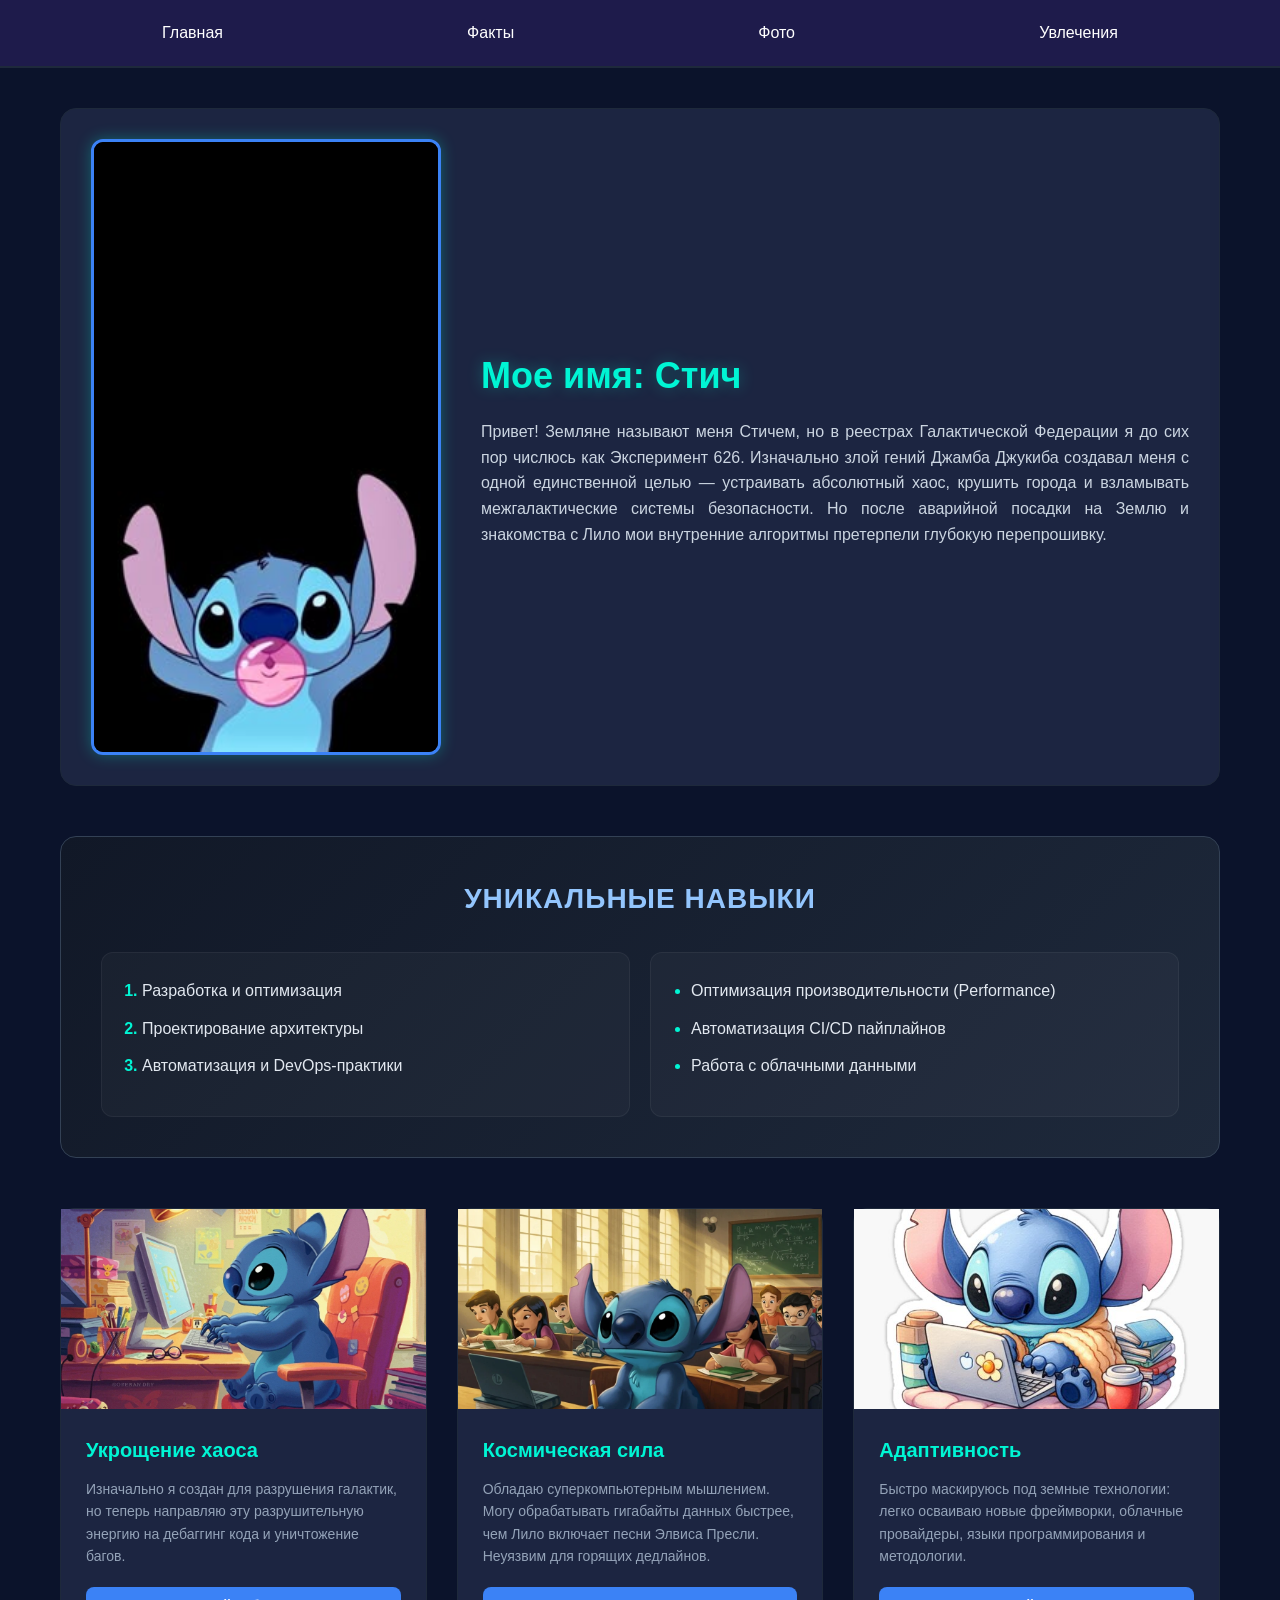
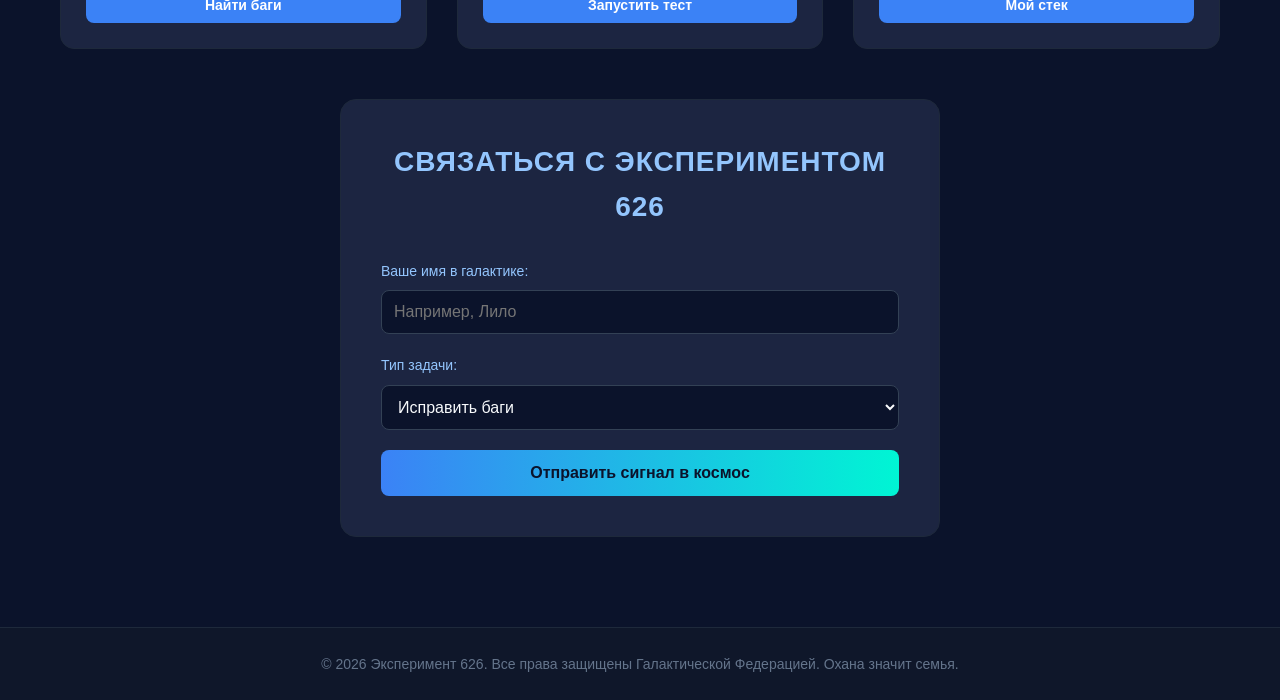
<file: index.html>
<!DOCTYPE html>
<html lang="ru">
<head>
    <meta charset="UTF-8">
    <meta name="viewport" content="width=device-width, initial-scale=1.0">
    <title>Обо мне — Стич DevOps</title>
    <link rel="stylesheet" href="CSS/style.css">
</head>
<body>

    <header>
        <nav>
            <a href="#">Главная</a>
            <a href="facts.html">Факты</a>
            <a href="photo.html">Фото</a>
            <a href="hobbies.html">Увлечения</a>
        </nav>
    </header>

    <main>
        
    
        <section class="info">
            <div class="foto-my"> 
                <img src="./img/stich.jpg" alt="Стич — гениальный DevOps инженер">
            </div>
            <div class="description-my">
                <h1 class="title">Мое имя: Стич</h1>
                <p>Привет! Земляне называют меня Стичем, но в реестрах Галактической Федерации я до сих пор числюсь как Эксперимент 626. Изначально злой гений Джамба Джукиба создавал меня с одной единственной целью — устраивать абсолютный хаос, крушить города и взламывать межгалактические системы безопасности. Но после аварийной посадки на Землю и знакомства с Лило мои внутренние алгоритмы претерпели глубокую перепрошивку.</p>
            </div>
        </section>
        
        
        <section class="skills-section">
            <h2>Уникальные навыки</h2>
            <div class="lists">
                <ol>
                    <li>Разработка и оптимизация</li>
                    <li>Проектирование архитектуры</li>
                    <li>Автоматизация и DevOps-практики</li>
                </ol>
                <ul>
                    <li>Оптимизация производительности (Performance)</li>
                    <li>Автоматизация CI/CD пайплайнов</li>
                    <li>Работа с облачными данными</li>
                </ul>
            </div>
        </section>

        
        <section class="cards">
            <div class="card">
                <div class="card-img-wrapper">
                    <img src="img/укрощение хаоса.webp" alt="Стич перед компьютером">
                </div>
                <div class="card-body">
                    <h3>Укрощение хаоса</h3>
                    <p>Изначально я создан для разрушения галактик, но теперь направляю эту разрушительную энергию на дебаггинг кода и уничтожение багов.</p>
                    <button class="btn">Найти баги</button>
                </div>
            </div>
            
            <div class="card">
                <div class="card-img-wrapper">
                    <img src="img/кос. сила.webp" alt="Стич учится">
                </div>
                <div class="card-body">
                    <h3>Космическая сила</h3>
                    <p>Обладаю суперкомпьютерным мышлением. Могу обрабатывать гигабайты данных быстрее, чем Лило включает песни Элвиса Пресли. Неуязвим для горящих дедлайнов.</p>
                    <button class="btn">Запустить тест</button>
                </div>
            </div>
            
            <div class="card">
                <div class="card-img-wrapper">
                    <img src="img/адаптивность.jpg" alt="Стич создает">
                </div>
                <div class="card-body">
                    <h3>Адаптивность</h3>
                    <p>Быстро маскируюсь под земные технологии: легко осваиваю новые фреймворки, облачные провайдеры, языки программирования и методологии.</p>
                    <button class="btn">Мой стек</button>
                </div>
            </div>
        </section>

        <section class="form-section">
            <h2>Связаться с Экспериментом 626</h2>
            <form class="space-form">
                <div class="form-group">
                    <label for="name">Ваше имя в галактике:</label>
                    <input type="text" id="name" placeholder="Например, Лило" required>
                </div>
                <div class="form-group">
                    <label for="task">Тип задачи:</label>
                    <select id="task">
                        <option>Исправить баги</option>
                        <option>Написать скрипт автоматизации</option>
                        <option>Послушать фонк </option>
                    </select>
                </div>
                <button type="submit" class="btn btn-submit">Отправить сигнал в космос </button>
            </form>
        </section>
        
    </main>

    <footer>
        <p>© 2026 Эксперимент 626. Все права защищены Галактической Федерацией. Охана значит семья.</p>
    </footer>

 <script src="app.js"></script>
</body>
</html>
</file>
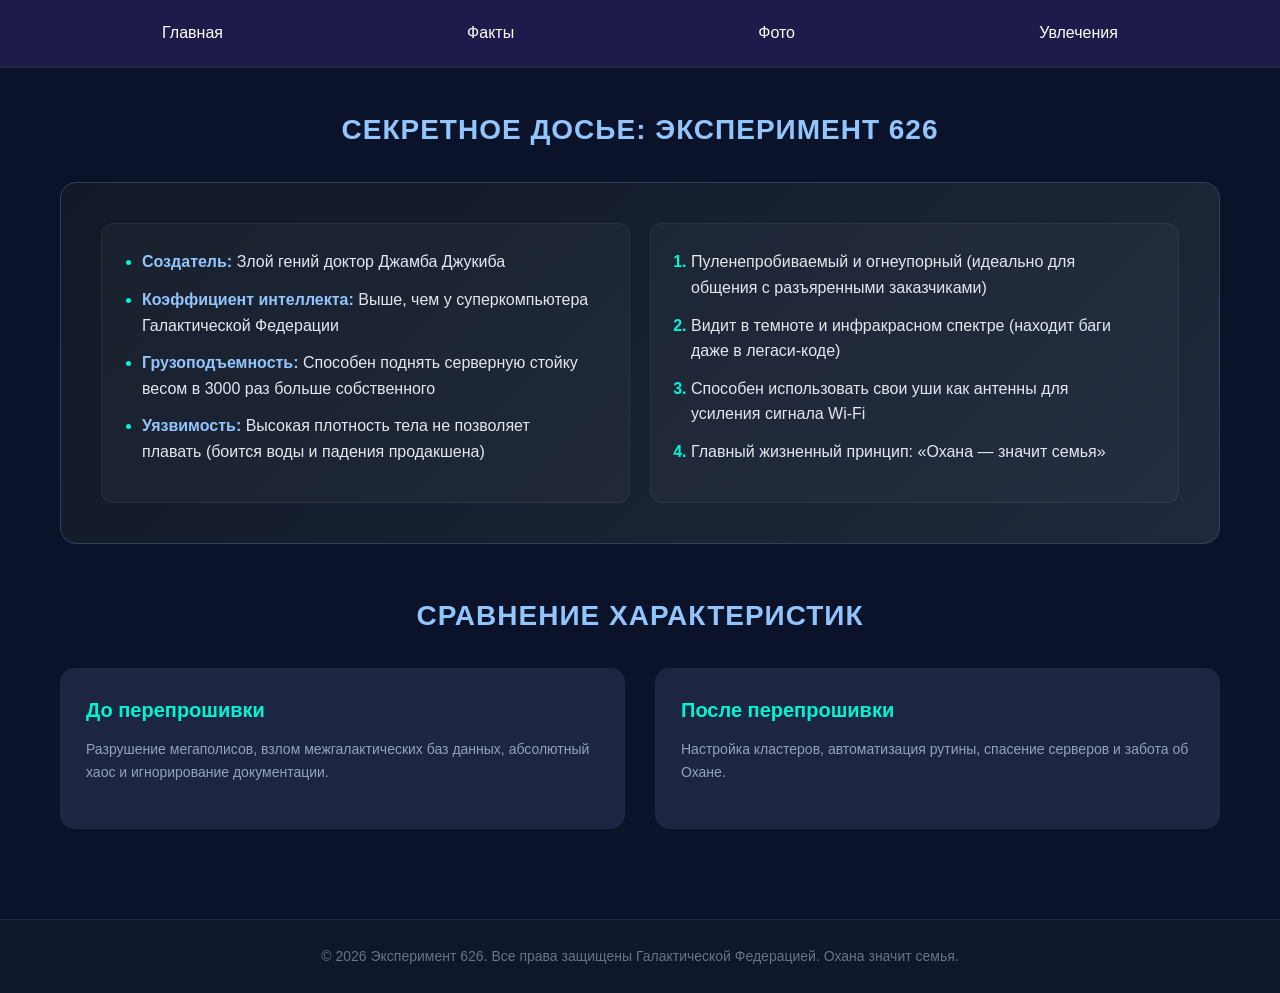
<file: facts.html>
<!DOCTYPE html>
<html lang="ru">
<head>
    <meta charset="UTF-8">
    <meta name="viewport" content="width=device-width, initial-scale=1.0">
    <title>Факты — Стич DevOps</title>
    <link rel="stylesheet" href="CSS/style.css">
</head>
<body>

    <header>
        <nav>
            <a href="index.html">Главная</a>
            <a href="facts.html">Факты</a>
            <a href="photo.html">Фото</a>
            <a href="hobbies.html">Увлечения</a>
        </nav>
    </header>

    <main>
        <h2>Секретное досье: Эксперимент 626</h2>
        
        <section class="skills-section">
            <div class="lists">
                <ul>
                    <li><strong>Создатель:</strong> Злой гений доктор Джамба Джукиба</li>
                    <li><strong>Коэффициент интеллекта:</strong> Выше, чем у суперкомпьютера Галактической Федерации</li>
                    <li><strong>Грузоподъемность:</strong> Способен поднять серверную стойку весом в 3000 раз больше собственного</li>
                    <li><strong>Уязвимость:</strong> Высокая плотность тела не позволяет плавать (боится воды и падения продакшена)</li>
                </ul>
                <ol>
                    <li>Пуленепробиваемый и огнеупорный (идеально для общения с разъяренными заказчиками)</li>
                    <li>Видит в темноте и инфракрасном спектре (находит баги даже в легаси-коде)</li>
                    <li>Способен использовать свои уши как антенны для усиления сигнала Wi-Fi</li>
                    <li>Главный жизненный принцип: «Охана — значит семья»</li>
                </ol>
            </div>
        </section>

        <h2>Сравнение характеристик</h2>
        <section class="cards">
            <div class="card">
                <div class="card-body">
                    <h3>До перепрошивки</h3>
                    <p>Разрушение мегаполисов, взлом межгалактических баз данных, абсолютный хаос и игнорирование документации.</p>
                </div>
            </div>
            <div class="card">
                <div class="card-body">
                    <h3>После перепрошивки</h3>
                    <p>Настройка кластеров, автоматизация рутины, спасение серверов и забота об Охане.</p>
                </div>
            </div>
        </section>
    </main>

    <footer>
        © 2026 Эксперимент 626. Все права защищены Галактической Федерацией. Охана значит семья.
    </footer>

</body>
</html>
</file>
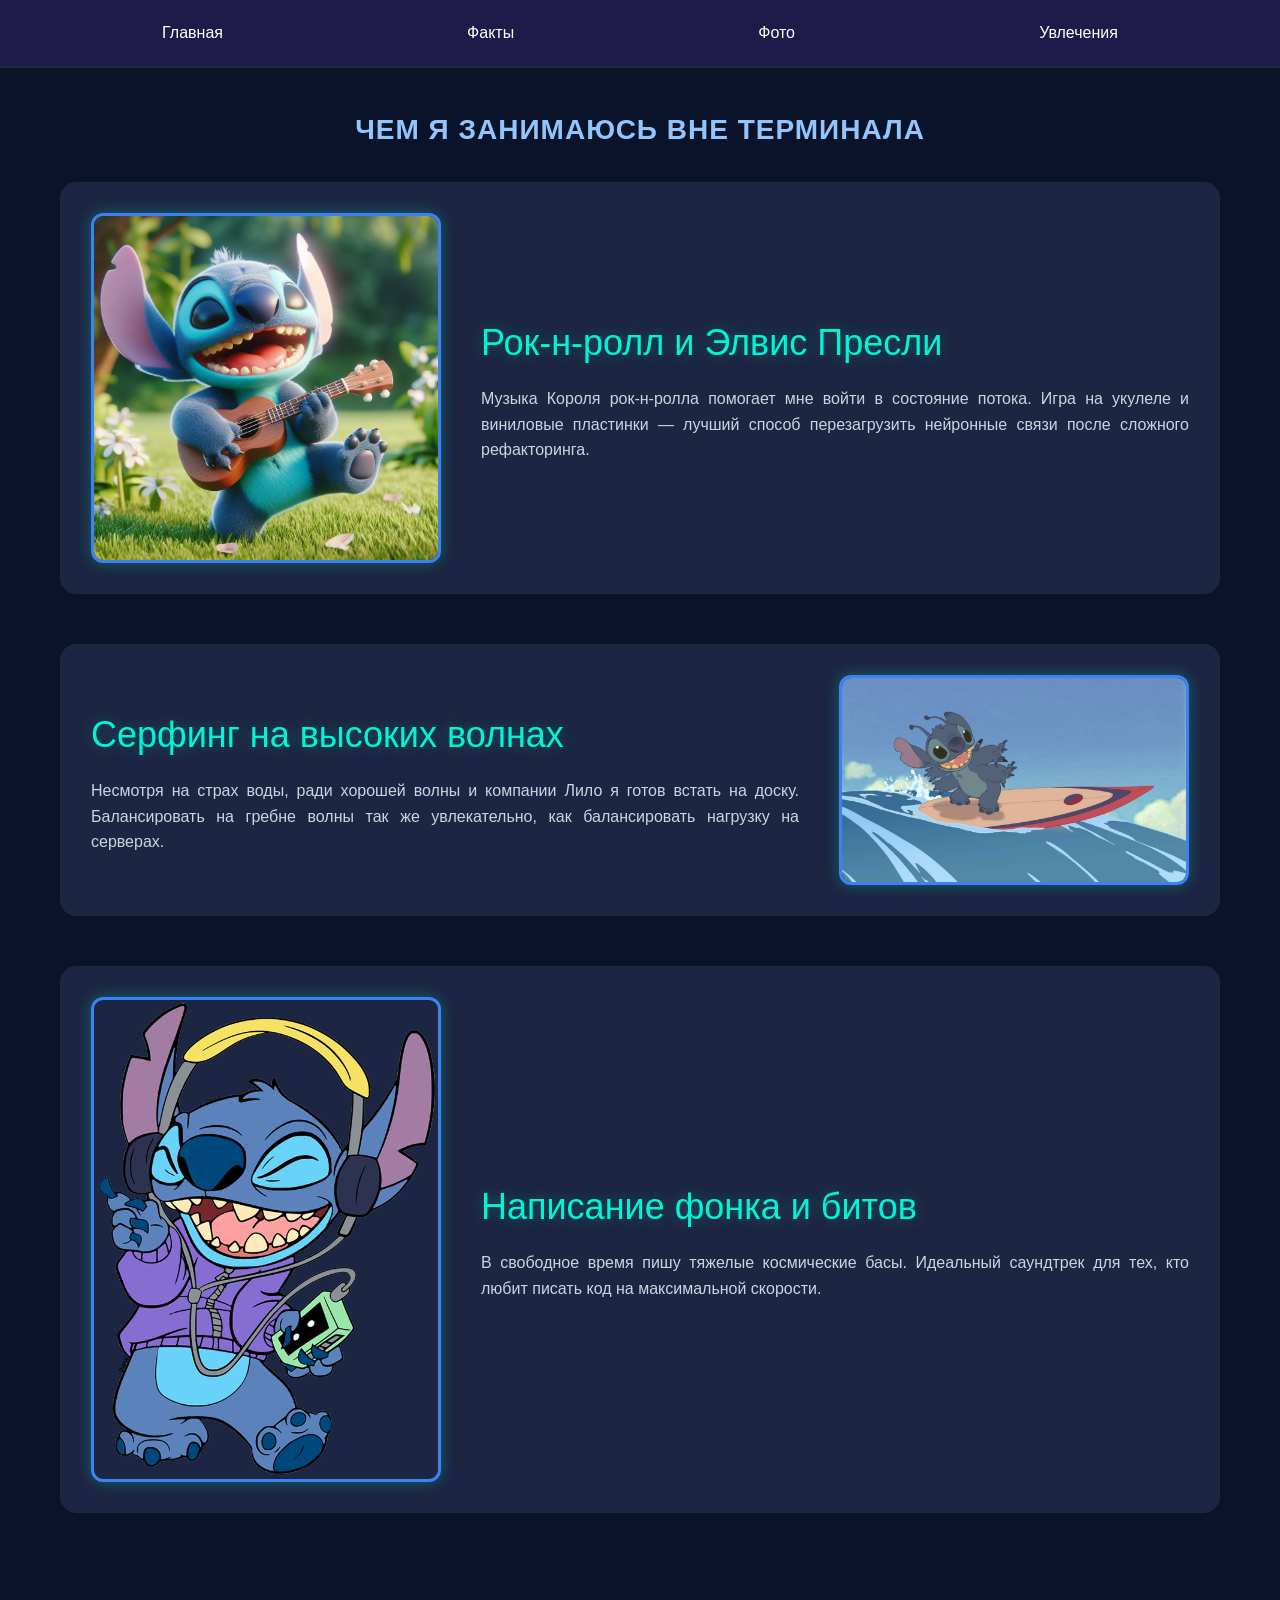
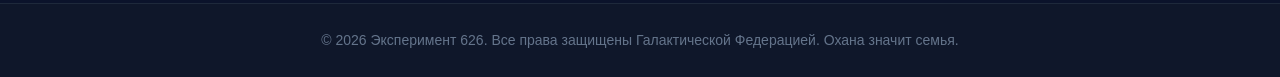
<file: hobbies.html>
<!DOCTYPE html>
<html lang="ru">
<head>
    <meta charset="UTF-8">
    <meta name="viewport" content="width=device-width, initial-scale=1.0">
    <title>Увлечения — Стич DevOps</title>
    <link rel="stylesheet" href="CSS/style.css">
</head>
<body>

    <header>
        <nav>
            <a href="index.html">Главная</a>
            <a href="facts.html">Факты</a>
            <a href="photo.html">Фото</a>
            <a href="hobbies.html">Увлечения</a>
        </nav>
    </header>

    <main>
        <h2>Чем я занимаюсь вне терминала</h2>

        <section class="info hobby-block">
            <div class="foto-my">
                <img src="img/stitch play.jpg" alt="Стич играет на гитаре">
            </div>
            <div class="description-my">
                <div class="title">Рок-н-ролл и Элвис Пресли</div>
                <p>Музыка Короля рок-н-ролла помогает мне войти в состояние потока. Игра на укулеле и виниловые пластинки — лучший способ перезагрузить нейронные связи после сложного рефакторинга.</p>
            </div>
        </section>

        <section class="info hobby-block reverse">
            <div class="foto-my">
                <img src="img/серфинг.jpg" alt="Стич на серфе">
            </div>
            <div class="description-my">
                <div class="title">Серфинг на высоких волнах</div>
                <p>Несмотря на страх воды, ради хорошей волны и компании Лило я готов встать на доску. Балансировать на гребне волны так же увлекательно, как балансировать нагрузку на серверах.</p>
            </div>
        </section>

        <section class="info hobby-block">
            <div class="foto-my">
                <img src="img/слуш. муз..png" alt="Стич в наушниках">
            </div>
            <div class="description-my">
                <div class="title">Написание фонка и битов</div>
                <p>В свободное время пишу тяжелые космические басы. Идеальный саундтрек для тех, кто любит писать код на максимальной скорости.</p>
            </div>
        </section>
    </main>

    <footer>
        © 2026 Эксперимент 626. Все права защищены Галактической Федерацией. Охана значит семья.
    </footer>

</body>
</html>
</file>
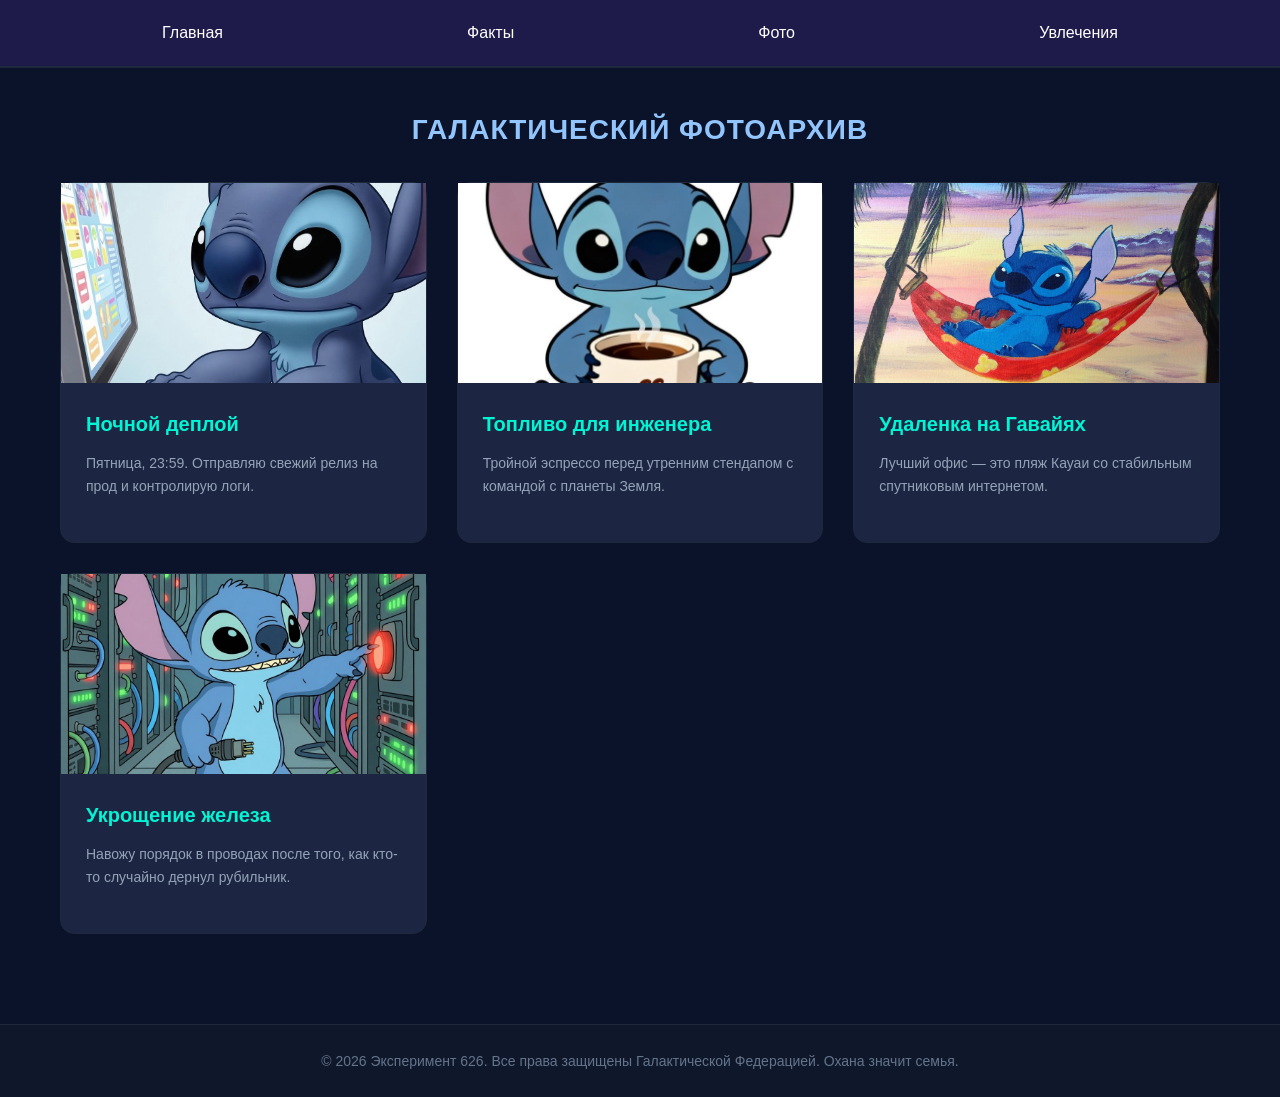
<file: photo.html>
<!DOCTYPE html>
<html lang="ru">
<head>
    <meta charset="UTF-8">
    <meta name="viewport" content="width=device-width, initial-scale=1.0">
    <title>Фото — Стич DevOps</title>
    <link rel="stylesheet" href="CSS/style.css">
</head>
<body>

    <header>
        <nav>
            <a href="index.html">Главная</a>
            <a href="facts.html">Факты</a>
            <a href="photo.html">Фото</a>
            <a href="hobbies.html">Увлечения</a>
        </nav>
    </header>

    <main>
        <h2>Галактический фотоархив</h2>
        
        <section class="cards gallery-grid">
            <div class="card">
                <div class="card-img-wrapper">
                    <img src="img/work.png" alt="Стич за работой">
                </div>
                <div class="card-body">
                    <h3>Ночной деплой</h3>
                    <p>Пятница, 23:59. Отправляю свежий релиз на прод и контролирую логи.</p>
                </div>
            </div>

            <div class="card">
                <div class="card-img-wrapper">
                    <img src="img/coffe.jpg" alt="Стич с кофе">
                </div>
                <div class="card-body">
                    <h3>Топливо для инженера</h3>
                    <p>Тройной эспрессо перед утренним стендапом с командой с планеты Земля.</p>
                </div>
            </div>

            <div class="card">
                <div class="card-img-wrapper">
                    <img src="img/гавай.jpg" alt="Стич на Гавайях">
                </div>
                <div class="card-body">
                    <h3>Удаленка на Гавайях</h3>
                    <p>Лучший офис — это пляж Кауаи со стабильным спутниковым интернетом.</p>
                </div>
            </div>

            <div class="card">
                <div class="card-img-wrapper">
                    <img src="img/server.jpg" alt="Стич в серверной">
                </div>
                <div class="card-body">
                    <h3>Укрощение железа</h3>
                    <p>Навожу порядок в проводах после того, как кто-то случайно дернул рубильник.</p>
                </div>
            </div>
        </section>
    </main>

    <footer>
        © 2026 Эксперимент 626. Все права защищены Галактической Федерацией. Охана значит семья.
    </footer>

</body>
</html>
</file>
<file: CSS/style.css>
* {
    text-decoration: none;
    margin: 0;
    padding: 0;
    box-sizing: border-box;
}

:root {
    --title: 36px;
    --title-section: 28px;
    --main-text: 16px;
    --header-text: 16px; 
    --header-a: #ffffff;

    --background-color-header: #1e1b4b;
    --background-color-footer: #0f172a;
    --background-color-main: #0b132b;
    --background-color-block-1: #1c2541;
    --background-color-block-2: #3a506b;
    --color-title: #00f5d4;
    --color-subtitle: #93c5fd;
    --color-main: #f8fafc;
    --background-color-button: #3b82f6;
    --color-button: #ffffff;
    --hover-color: #60a5fa;
    --neon-shadow: 0 0 15px rgba(0, 245, 212, 0.3);
}

body {
    background-color: var(--background-color-main);
    color: var(--color-main);
    font-family: 'Segoe UI', Roboto, sans-serif;
    line-height: 1.6;
    display: flex;
    flex-direction: column;
    min-height: 100vh;
}


header {
    background-color: var(--background-color-header);
    border-bottom: 2px solid #1e293b;
    position: sticky;
    top: 0;
    z-index: 100;
}

header nav {
    max-width: 1200px;
    margin: 0 auto;
    display: flex;
    justify-content: space-around;
    gap: 40px;
    padding: 20px;
}

header a {
    color: var(--header-a);
    font-size: var(--header-text);
    font-weight: 500;
    transition: all 0.3s ease;
    position: relative;
}

header a:hover {
    color: var(--color-title);
    text-shadow: var(--neon-shadow);
}


main {
    max-width: 1200px;
    width: 100%;
    margin: 0 auto;
    padding: 40px 20px;
    flex-grow: 1;
}

h2 {
    font-size: var(--title-section);
    color: var(--color-subtitle);
    text-align: center;
    margin-bottom: 30px;
    text-transform: uppercase;
    letter-spacing: 1px;
}


.info {
    display: flex;
    gap: 40px;
    align-items: center;
    background: var(--background-color-block-1);
    padding: 30px;
    border-radius: 16px;
    border: 1px solid #1e293b;
    margin-bottom: 50px;
}

.foto-my {
    flex: 1;
    max-width: 350px;
    border-radius: 12px;
    border: 3px solid var(--background-color-button);
    box-shadow: var(--neon-shadow);
    overflow: hidden;
}

.foto-my img {
    width: 100%;
    height: 100%;
    object-fit: cover;
    display: block;
}

.description-my {
    flex: 1.5;
}

.description-my .title {
    font-size: var(--title);
    color: var(--color-title);
    margin-bottom: 15px;
    text-shadow: var(--neon-shadow);
}

.description-my p {
    font-size: var(--main-text);
    color: #cbd5e1;
    text-align: justify;
}


.skills-section {
    margin-bottom: 50px;
    background: linear-gradient(135deg, #111827, #1e293b);
    padding: 40px;
    border-radius: 16px;
    border: 1px solid #334155;
}

.lists {
    display: flex;
    justify-content: space-around;
    gap: 20px;
    flex-wrap: wrap;
}

.lists ol, .lists ul {
    flex: 1;
    background: rgba(255, 255, 255, 0.03);
    padding: 25px 40px;
    border-radius: 12px;
    min-width: 280px;
    border: 1px solid rgba(255, 255, 255, 0.05);
}

.lists li {
    margin-bottom: 12px;
    color: #e2e8f0;
}

.lists li::marker {
    color: var(--color-title);
    font-weight: bold;
}


.cards {
    display: grid;
    grid-template-columns: repeat(auto-fit, minmax(280px, 1fr));
    gap: 30px;
    margin-bottom: 50px;
}

.card {
    background-color: var(--background-color-block-1);
    border: 1px solid #1e293b;
    border-radius: 14px;
  
    display: flex;
    flex-direction: column;
}

.card:hover {
    box-shadow: 0 8px 25px rgba(59, 130, 246, 0.2);
}

.card-img-wrapper {
    width: 100%;
    height: 200px;
    overflow: hidden;
}

.card-img-wrapper img {
    width: 100%;
    height: 100%;
    object-fit: cover;
}

.card-body {
    padding: 25px;
    display: flex;
    flex-direction: column;
    flex-grow: 1;
}

.card-body h3 {
    color: var(--color-title);
    margin-bottom: 12px;
    font-size: 20px;
}

.card-body p {
    color: #94a3b8;
    font-size: 14px;
    margin-bottom: 20px;
    flex-grow: 1;
}


.btn {
    background-color: var(--background-color-button);
    color: var(--color-button);
    border: none;
    padding: 10px 20px;
    border-radius: 8px;
    font-size: 14px;
    font-weight: 600;
    cursor: pointer;
    transition: background-color 0.3s ease, transform 0.1s ease;
    width: 100%;
    text-align: center;
}

.btn:hover {
    background-color: var(--hover-color);
}

.btn:active {
    transform: scale(0.98);
}


.form-section {
    background: var(--background-color-block-1);
    border: 1px solid #1e293b;
    padding: 40px;
    border-radius: 16px;
    max-width: 600px;
    margin: 0 auto 50px auto;
}

.space-form {
    display: flex;
    flex-direction: column;
    gap: 20px;
}

.form-group {
    display: flex;
    flex-direction: column;
    gap: 8px;
}

.form-group label {
    font-size: 14px;
    color: var(--color-subtitle);
    font-weight: 500;
}

.form-group input, .form-group select {
    background-color: var(--background-color-main);
    border: 1px solid #334155;
    padding: 12px;
    border-radius: 8px;
    color: var(--color-main);
    font-size: 16px;
    outline: none;
    transition: border-color 0.3s ease;
}

.form-group input:focus, .form-group select:focus {
    border-color: var(--color-title);
    box-shadow: 0 0 8px rgba(0, 245, 212, 0.2);
}

.btn-submit {
    padding: 14px;
    font-size: 16px;
    background: linear-gradient(90deg, #3b82f6, #00f5d4);
    color: #0b132b;
    font-weight: bold;
}

.btn-submit:hover {
    background: linear-gradient(90deg, #60a5fa, #57fce7);
}


footer {
    background-color: var(--background-color-footer);
    padding: 25px 20px;
    text-align: center;
    border-top: 1px solid #1e293b;
    color: #64748b;
    font-size: 14px;
    margin-top: auto;
}


@media (max-width: 768px) {
    .info {
        flex-direction: column;
        text-align: center;
    }
    
    .foto-my {
        max-width: 100%;
    }
    
    .description-my p {
        text-align: center;
    }
    
    header nav {
        flex-direction: column;
        align-items: center;
        gap: 15px;
    }
}


.lists strong {
    color: var(--color-subtitle);
}

.hobby-block.reverse {
    flex-direction: row-reverse;
}


@media (max-width: 768px) {
    .hobby-block.reverse {
        flex-direction: column;
    }
}
</file>
